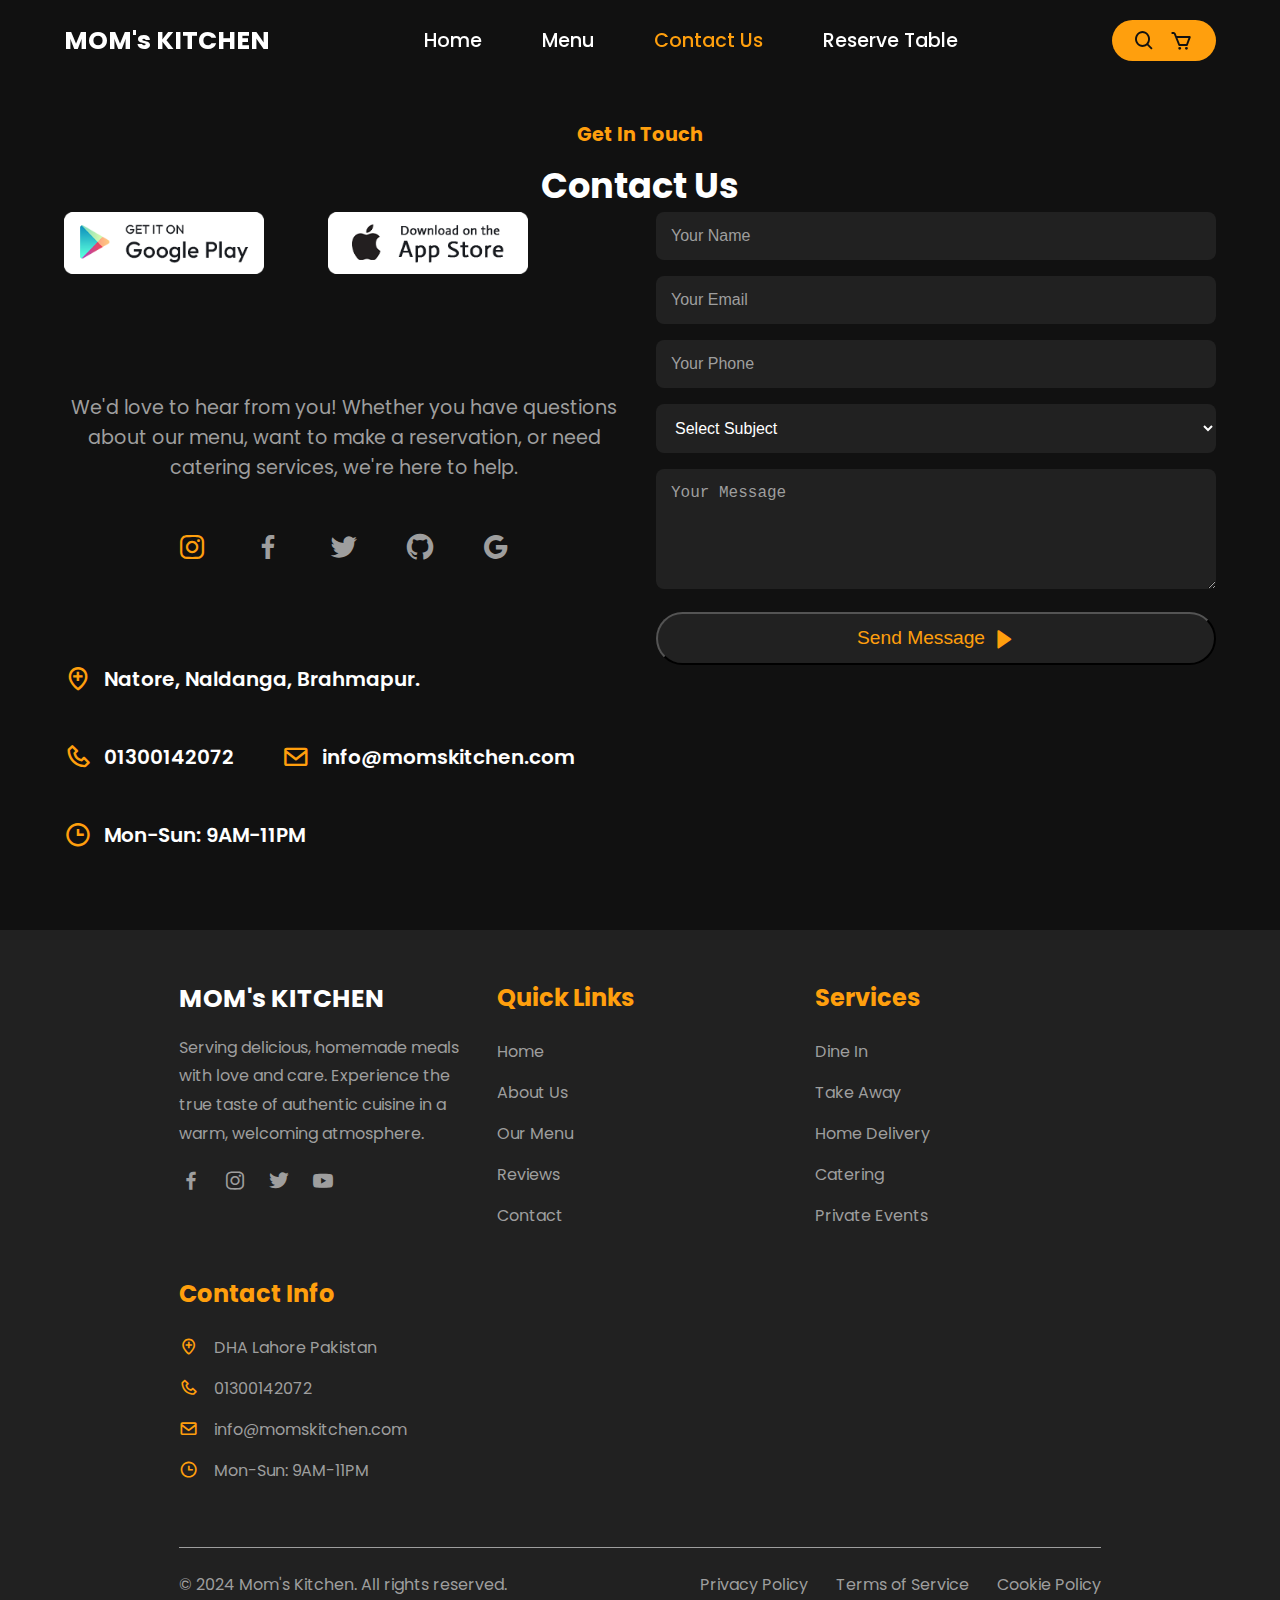
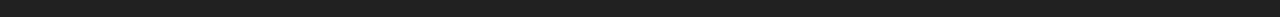
<file: contact.html>
<!DOCTYPE html>
<html lang="en">
<head>
    <meta charset="UTF-8">
    <meta name="viewport" content="width=device-width, initial-scale=1.0">
    <title>Contact Us - Mom's Kitchen</title>
    <link rel="stylesheet" href="style.css">
    <link rel="stylesheet" href="https://unpkg.com/boxicons@latest/css/boxicons.min.css">
    <script src="script.js" defer></script>
</head>
<body>
    <header class="header_area">
        <a href="index.html" class="logo">MOM's KITCHEN</a>
        <input type="checkbox" id="checkbox">
        <label for="checkbox" id="menu_checkbox"><i class='bx bx-menu'></i></label>
        <ul class="nav_links">
            <li><a href="index.html">Home</a></li>
            <li><a href="shop.html">Menu</a></li>
            <li><a href="contact.html" class="active">Contact Us</a></li>
            <li><a href="customer.html">Reserve Table</a></li>
        </ul>
        <div class="nav_icon">
            <i class='bx bx-search'></i>
            <i class='bx bx-cart'></i>
        </div>
    </header>

    <section class="contact" id="contact" style="padding-top: 120px;">
        <div class="contact_content">
            <div class="middle_text">
                <h4>Get In Touch</h4>
                <h2>Contact Us</h2>
            </div>

            <div class="contact_wrapper">
                <div class="contact_info">
                    <div class="contact_img">
                        <div class="img1">
                            <img src="img/f1.png" alt="F1 Photos">
                        </div>
                        <div class="img1">
                            <img src="img/f2.png" alt="F2 Photos">
                        </div>
                    </div>

                    <div class="contact_text">
                        <p>We'd love to hear from you! Whether you have questions about our menu, want to make a reservation, or need catering services, we're here to help.</p>
                        <div class="social">
                            <a href="#" class="clr"><i class='bx bxl-instagram'></i></a>
                            <a href="#"><i class='bx bxl-facebook'></i></a>
                            <a href="#"><i class='bx bxl-twitter'></i></a>
                            <a href="#"><i class='bx bxl-github'></i></a>
                            <a href="#"><i class='bx bxl-google'></i></a>
                        </div>
                    </div>

                    <div class="detels">
                        <div class="del">
                            <a href="#"><i class='bx bx-location-plus'></i>Natore, Naldanga, Brahmapur.</a>
                        </div>
                        <div class="del">
                            <a href="tel:01300142072"><i class='bx bx-phone'></i>01300142072</a>
                        </div>
                        <div class="del">
                            <a href="mailto:info@momskitchen.com"><i class='bx bx-envelope'></i>info@momskitchen.com</a>
                        </div>
                        <div class="del">
                            <a href="#"><i class='bx bx-time'></i>Mon-Sun: 9AM-11PM</a>
                        </div>
                    </div>
                </div>

                <div class="contact_form">
                    <form id="contactForm" onsubmit="handleContactSubmit(event)">
                        <div class="form_group">
                            <input type="text" name="name" placeholder="Your Name" required>
                        </div>
                        <div class="form_group">
                            <input type="email" name="email" placeholder="Your Email" required>
                        </div>
                        <div class="form_group">
                            <input type="tel" name="phone" placeholder="Your Phone">
                        </div>
                        <div class="form_group">
                            <select name="subject" required>
                                <option value="">Select Subject</option>
                                <option value="reservation">Table Reservation</option>
                                <option value="catering">Catering Services</option>
                                <option value="feedback">Feedback</option>
                                <option value="other">Other</option>
                            </select>
                        </div>
                        <div class="form_group">
                            <textarea name="message" placeholder="Your Message" rows="5" required></textarea>
                        </div>
                        <button type="submit" class="btn">Send Message<i class='bx bxs-right-arrow'></i></button>
                    </form>
                </div>
            </div>
        </div>
     </section>

     <footer class="footer">
        <div class="footer_content">
            <div class="footer_section">
                <div class="footer_logo">
                    <a href="index.html" class="logo">MOM's KITCHEN</a>
                    <p>Serving delicious, homemade meals with love and care. Experience the true taste of authentic cuisine in a warm, welcoming atmosphere.</p>
                    <div class="footer_social">
                        <a href="#"><i class='bx bxl-facebook'></i></a>
                        <a href="#"><i class='bx bxl-instagram'></i></a>
                        <a href="#"><i class='bx bxl-twitter'></i></a>
                        <a href="#"><i class='bx bxl-youtube'></i></a>
                    </div>
                </div>
            </div>

            <div class="footer_section">
                <h3>Quick Links</h3>
                <ul class="footer_links">
                    <li><a href="index.html#home">Home</a></li>
                    <li><a href="index.html#about">About Us</a></li>
                    <li><a href="shop.html">Our Menu</a></li>
                    <li><a href="index.html#customer">Reviews</a></li>
                    <li><a href="contact.html">Contact</a></li>
                </ul>
            </div>

            <div class="footer_section">
                <h3>Services</h3>
                <ul class="footer_links">
                    <li><a href="#">Dine In</a></li>
                    <li><a href="#">Take Away</a></li>
                    <li><a href="#">Home Delivery</a></li>
                    <li><a href="#">Catering</a></li>
                    <li><a href="#">Private Events</a></li>
                </ul>
            </div>

            <div class="footer_section">
                <h3>Contact Info</h3>
                <div class="footer_contact">
                    <div class="contact_item">
                        <i class='bx bx-location-plus'></i>
                        <span>DHA Lahore Pakistan</span>
                    </div>
                    <div class="contact_item">
                        <i class='bx bx-phone'></i>
                        <span>01300142072</span>
                    </div>
                    <div class="contact_item">
                        <i class='bx bx-envelope'></i>
                        <span>info@momskitchen.com</span>
                    </div>
                    <div class="contact_item">
                        <i class='bx bx-time'></i>
                        <span>Mon-Sun: 9AM-11PM</span>
                    </div>
                </div>
            </div>
        </div>

        <div class="footer_bottom">
            <div class="footer_bottom_content">
                <p>&copy; 2024 Mom's Kitchen. All rights reserved.</p>
                <div class="footer_bottom_links">
                    <a href="#">Privacy Policy</a>
                    <a href="#">Terms of Service</a>
                    <a href="#">Cookie Policy</a>
                </div>
            </div>
        </div>
     </footer>
</body>
</html>
</file>
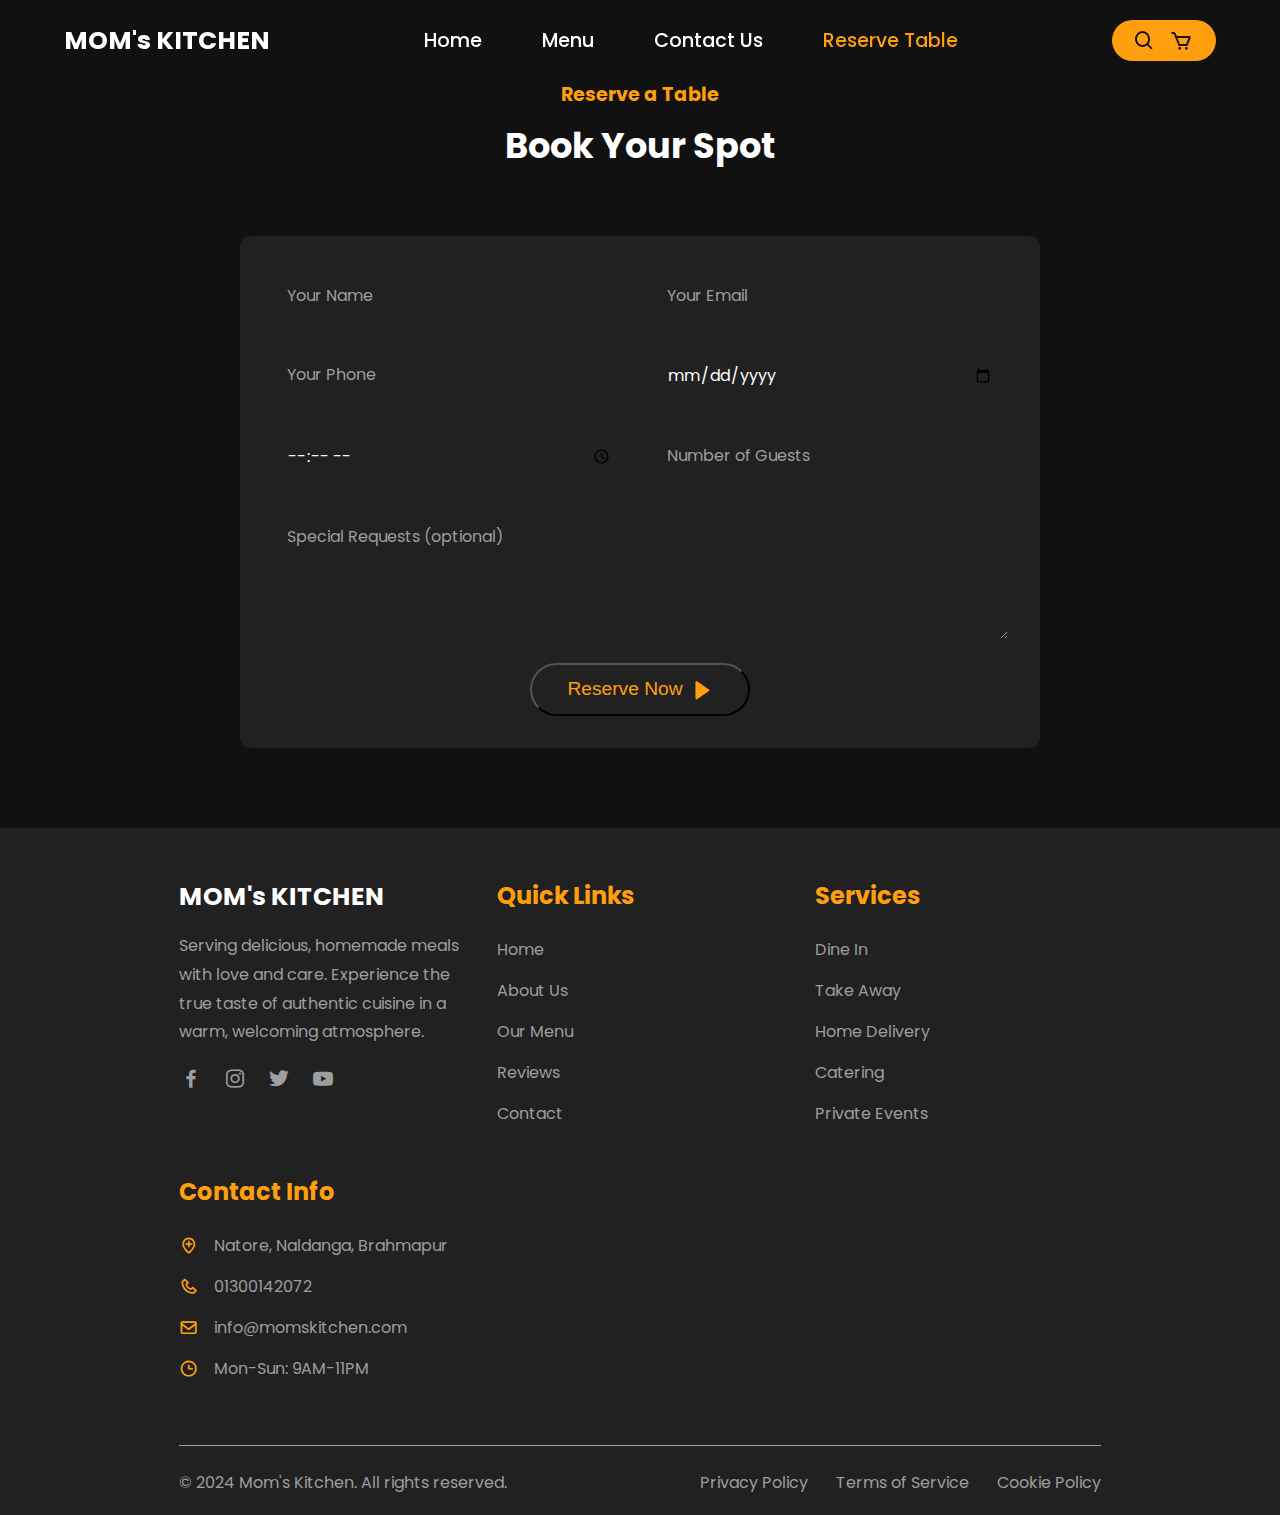
<file: customer.html>
<!DOCTYPE html>
<html lang="en">

<head>
    <meta charset="UTF-8">
    <meta name="viewport" content="width=device-width, initial-scale=1.0">
    <title>Reserve Table - Mom's Kitchen</title>
    <link rel="stylesheet" href="style.css">
    <link rel="stylesheet" href="https://unpkg.com/boxicons@latest/css/boxicons.min.css">
    <script src="script.js" defer></script>
</head>

<body>
    <!-- Navigation -->
    <header class="header_area">
        <a href="index.html" class="logo">MOM's KITCHEN</a>

        <input type="checkbox" id="checkbox">
        <label for="checkbox" id="menu_checkbox"><i class='bx bx-menu'></i></label>

        <ul class="nav_links">
            <li><a href="index.html">Home</a></li>
            <li><a href="shop.html">Menu</a></li>
            <li><a href="contact.html">Contact Us</a></li>
            <li><a href="customer.html" class="active">Reserve Table</a></li>
        </ul>

        <div class="nav_icon">
            <i class='bx bx-search'></i>
            <i class='bx bx-cart'></i>
        </div>
    </header>

    <!-- Reservation Section -->
    <section class="reservation" id="reservation">
        <div class="middle_text">
            <h4>Reserve a Table</h4>
            <h2>Book Your Spot</h2>
        </div>

        <div class="reservation_form_container">
            <form id="reservationForm" onsubmit="handleReservationSubmit(event)">
                <div class="form_group">
                    <input type="text" name="name" placeholder="Your Name" required>
                </div>
                <div class="form_group">
                    <input type="email" name="email" placeholder="Your Email" required>
                </div>
                <div class="form_group">
                    <input type="tel" name="phone" placeholder="Your Phone" required>
                </div>
                <div class="form_group">
                    <input type="date" name="date" required>
                </div>
                <div class="form_group">
                    <input type="time" name="time" required>
                </div>
                <div class="form_group">
                    <input type="number" name="guests" placeholder="Number of Guests" min="1" required>
                </div>
                <div class="form_group full_width">
                    <textarea name="requests" placeholder="Special Requests (optional)" rows="4"></textarea>
                </div>
                <button type="submit" class="btn">Reserve Now<i class='bx bxs-right-arrow'></i></button>
            </form>
        </div>
    </section>

    <!-- Footer Section -->
    <footer class="footer">
        <div class="footer_content">
            <div class="footer_section">
                <div class="footer_logo">
                    <a href="#" class="logo">MOM's KITCHEN</a>
                    <p>Serving delicious, homemade meals with love and care. Experience the true taste of authentic cuisine in a warm, welcoming atmosphere.</p>
                    <div class="footer_social">
                        <a href="#"><i class='bx bxl-facebook'></i></a>
                        <a href="#"><i class='bx bxl-instagram'></i></a>
                        <a href="#"><i class='bx bxl-twitter'></i></a>
                        <a href="#"><i class='bx bxl-youtube'></i></a>
                    </div>
                </div>
            </div>

            <div class="footer_section">
                <h3>Quick Links</h3>
                <ul class="footer_links">
                    <li><a href="index.html#home">Home</a></li>
                    <li><a href="index.html#about">About Us</a></li>
                    <li><a href="shop.html">Our Menu</a></li>
                    <li><a href="index.html#customer">Reviews</a></li>
                    <li><a href="contact.html">Contact</a></li>
                </ul>
            </div>

            <div class="footer_section">
                <h3>Services</h3>
                <ul class="footer_links">
                    <li><a href="#">Dine In</a></li>
                    <li><a href="#">Take Away</a></li>
                    <li><a href="#">Home Delivery</a></li>
                    <li><a href="#">Catering</a></li>
                    <li><a href="#">Private Events</a></li>
                </ul>
            </div>

            <div class="footer_section">
                <h3>Contact Info</h3>
                <div class="footer_contact">
                    <div class="contact_item">
                        <i class='bx bx-location-plus'></i>
                        <span>Natore, Naldanga, Brahmapur</span>
                    </div>
                    <div class="contact_item">
                        <i class='bx bx-phone'></i>
                        <span>01300142072</span>
                    </div>
                    <div class="contact_item">
                        <i class='bx bx-envelope'></i>
                        <span>info@momskitchen.com</span>
                    </div>
                    <div class="contact_item">
                        <i class='bx bx-time'></i>
                        <span>Mon-Sun: 9AM-11PM</span>
                    </div>
                </div>
            </div>
        </div>

        <div class="footer_bottom">
            <div class="footer_bottom_content">
                <p>&copy; 2024 Mom's Kitchen. All rights reserved.</p>
                <div class="footer_bottom_links">
                    <a href="#">Privacy Policy</a>
                    <a href="#">Terms of Service</a>
                    <a href="#">Cookie Policy</a>
                </div>
            </div>
        </div>
    </footer>

    <script>
        function handleReservationSubmit(event) {
            event.preventDefault();
            alert('Thank you! Your reservation has been submitted.');
            document.getElementById('reservationForm').reset();
        }
    </script>
</body>

</html>
</file>
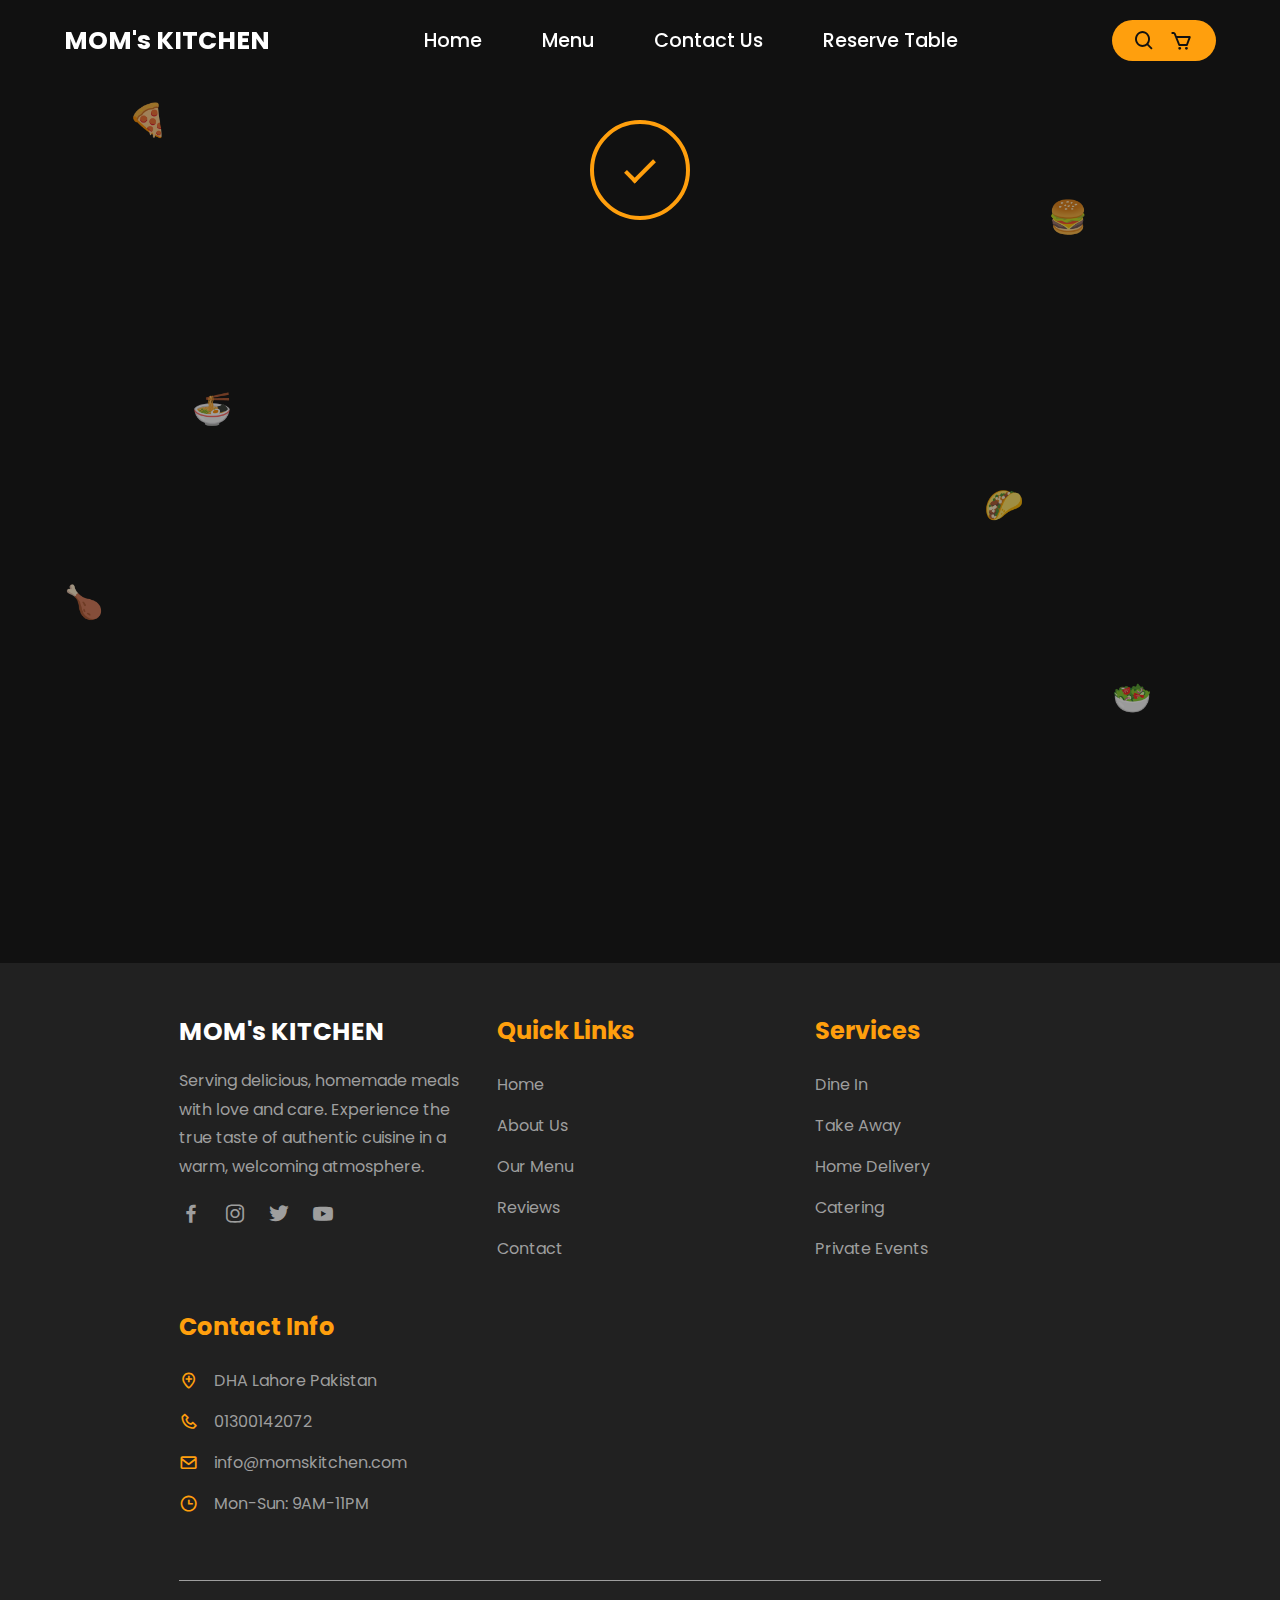
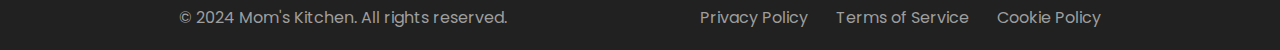
<file: order-confirmed.html>
<!DOCTYPE html>
<html lang="en">

<head>
    <meta charset="UTF-8">
    <meta name="viewport" content="width=device-width, initial-scale=1.0">
    <title>Order Confirmed - Mom's Kitchen</title>
    <link rel="stylesheet" href="style.css">
    <link rel="stylesheet" href="order-confirmed.css">
    <!-- Boxicon Link Here -->
    <link rel="stylesheet" href="https://unpkg.com/boxicons@latest/css/boxicons.min.css">
</head>

<body>
    <!-- Navigation -->
    <header class="header_area">
        <a href="#" class="logo">MOM's KITCHEN</a>

        <input type="checkbox" id="checkbox">
        <label for="checkbox" id="menu_checkbox"><i class='bx bx-menu'></i></label>

        <ul class="nav_links">
            <li><a href="index.html">Home</a></li>
            <li><a href="shop.html">Menu</a></li>
            <li><a href="contact.html">Contact Us</a></li>
            <li><a href="customer.html">Reserve Table</a></li>
        </ul>

        <div class="nav_icon">
            <i class='bx bx-search'></i>
            <i class='bx bx-cart'></i>
        </div>
    </header>

    <!-- Order Confirmation Section -->
    <section class="order-confirmation" id="order-confirmation">
        <div class="confirmation-container">
            <!-- Success Animation -->
            <div class="success-animation">
                <div class="checkmark-circle">
                    <div class="checkmark"></div>
                </div>
            </div>

            <!-- Thank You Message -->
            <div class="thank-you-content">
                <h1 class="fade-in-up">Thank You!</h1>
                <h2 class="fade-in-up delay-1">Your Order Has Been Confirmed</h2>
                <p class="fade-in-up delay-2">We're preparing your delicious meal with love and care.</p>
                
                <!-- Order Details -->
                <div class="order-details fade-in-up delay-3">
                    <h3>Order Details</h3>
                    <div class="order-info">
                        <div class="info-item">
                            <i class='bx bx-receipt'></i>
                            <span>Order #12345</span>
                        </div>
                        <div class="info-item">
                            <i class='bx bx-time'></i>
                            <span>Estimated Delivery: 25-30 minutes</span>
                        </div>
                        <div class="info-item">
                            <i class='bx bx-phone'></i>
                            <span>We'll call you at: +92 300 1234567</span>
                        </div>
                    </div>
                </div>
            </div>

            <!-- Delivery Boy Animation -->
            <div class="delivery-animation fade-in-up delay-4">
                <p class="delivery-text">Your order is on its way!</p>
            </div>

            <!-- Action Buttons -->
            <div class="action-buttons fade-in-up delay-5">
                <a href="shop.html" class="btn">Order Again<i class='bx bxs-right-arrow'></i></a>
                <a href="index.html" class="btn-secondary">Back to Home<i class='bx bx-home'></i></a>
            </div>
        </div>

        <!-- Floating Food Icons -->
        <div class="floating-icons">
            <div class="floating-icon icon-1">🍕</div>
            <div class="floating-icon icon-2">🍔</div>
            <div class="floating-icon icon-3">🍗</div>
            <div class="floating-icon icon-4">🥗</div>
            <div class="floating-icon icon-5">🍜</div>
            <div class="floating-icon icon-6">🌮</div>
        </div>
    </section>

    <!-- Footer Section -->
    <footer class="footer">
        <div class="footer_content">
            <div class="footer_section">
                <div class="footer_logo">
                    <a href="#" class="logo">MOM's KITCHEN</a>
                    <p>Serving delicious, homemade meals with love and care. Experience the true taste of authentic
                        cuisine in a warm, welcoming atmosphere.</p>
                    <div class="footer_social">
                        <a href="#"><i class='bx bxl-facebook'></i></a>
                        <a href="#"><i class='bx bxl-instagram'></i></a>
                        <a href="#"><i class='bx bxl-twitter'></i></a>
                        <a href="#"><i class='bx bxl-youtube'></i></a>
                    </div>
                </div>
            </div>

            <div class="footer_section">
                <h3>Quick Links</h3>
                <ul class="footer_links">
                    <li><a href="index.html">Home</a></li>
                    <li><a href="#about">About Us</a></li>
                    <li><a href="shop.html">Our Menu</a></li>
                    <li><a href="#customer">Reviews</a></li>
                    <li><a href="contact.html">Contact</a></li>
                </ul>
            </div>

            <div class="footer_section">
                <h3>Services</h3>
                <ul class="footer_links">
                    <li><a href="#">Dine In</a></li>
                    <li><a href="#">Take Away</a></li>
                    <li><a href="#">Home Delivery</a></li>
                    <li><a href="#">Catering</a></li>
                    <li><a href="#">Private Events</a></li>
                </ul>
            </div>

            <div class="footer_section">
                <h3>Contact Info</h3>
                <div class="footer_contact">
                    <div class="contact_item">
                        <i class='bx bx-location-plus'></i>
                        <span>DHA Lahore Pakistan</span>
                    </div>
                    <div class="contact_item">
                        <i class='bx bx-phone'></i>
                        <span>01300142072</span>
                    </div>
                    <div class="contact_item">
                        <i class='bx bx-envelope'></i>
                        <span>info@momskitchen.com</span>
                    </div>
                    <div class="contact_item">
                        <i class='bx bx-time'></i>
                        <span>Mon-Sun: 9AM-11PM</span>
                    </div>
                </div>
            </div>
        </div>

        <div class="footer_bottom">
            <div class="footer_bottom_content">
                <p>&copy; 2024 Mom's Kitchen. All rights reserved.</p>
                <div class="footer_bottom_links">
                    <a href="#">Privacy Policy</a>
                    <a href="#">Terms of Service</a>
                    <a href="#">Cookie Policy</a>
                </div>
            </div>
        </div>
    </footer>
</body>

</html>
</file>
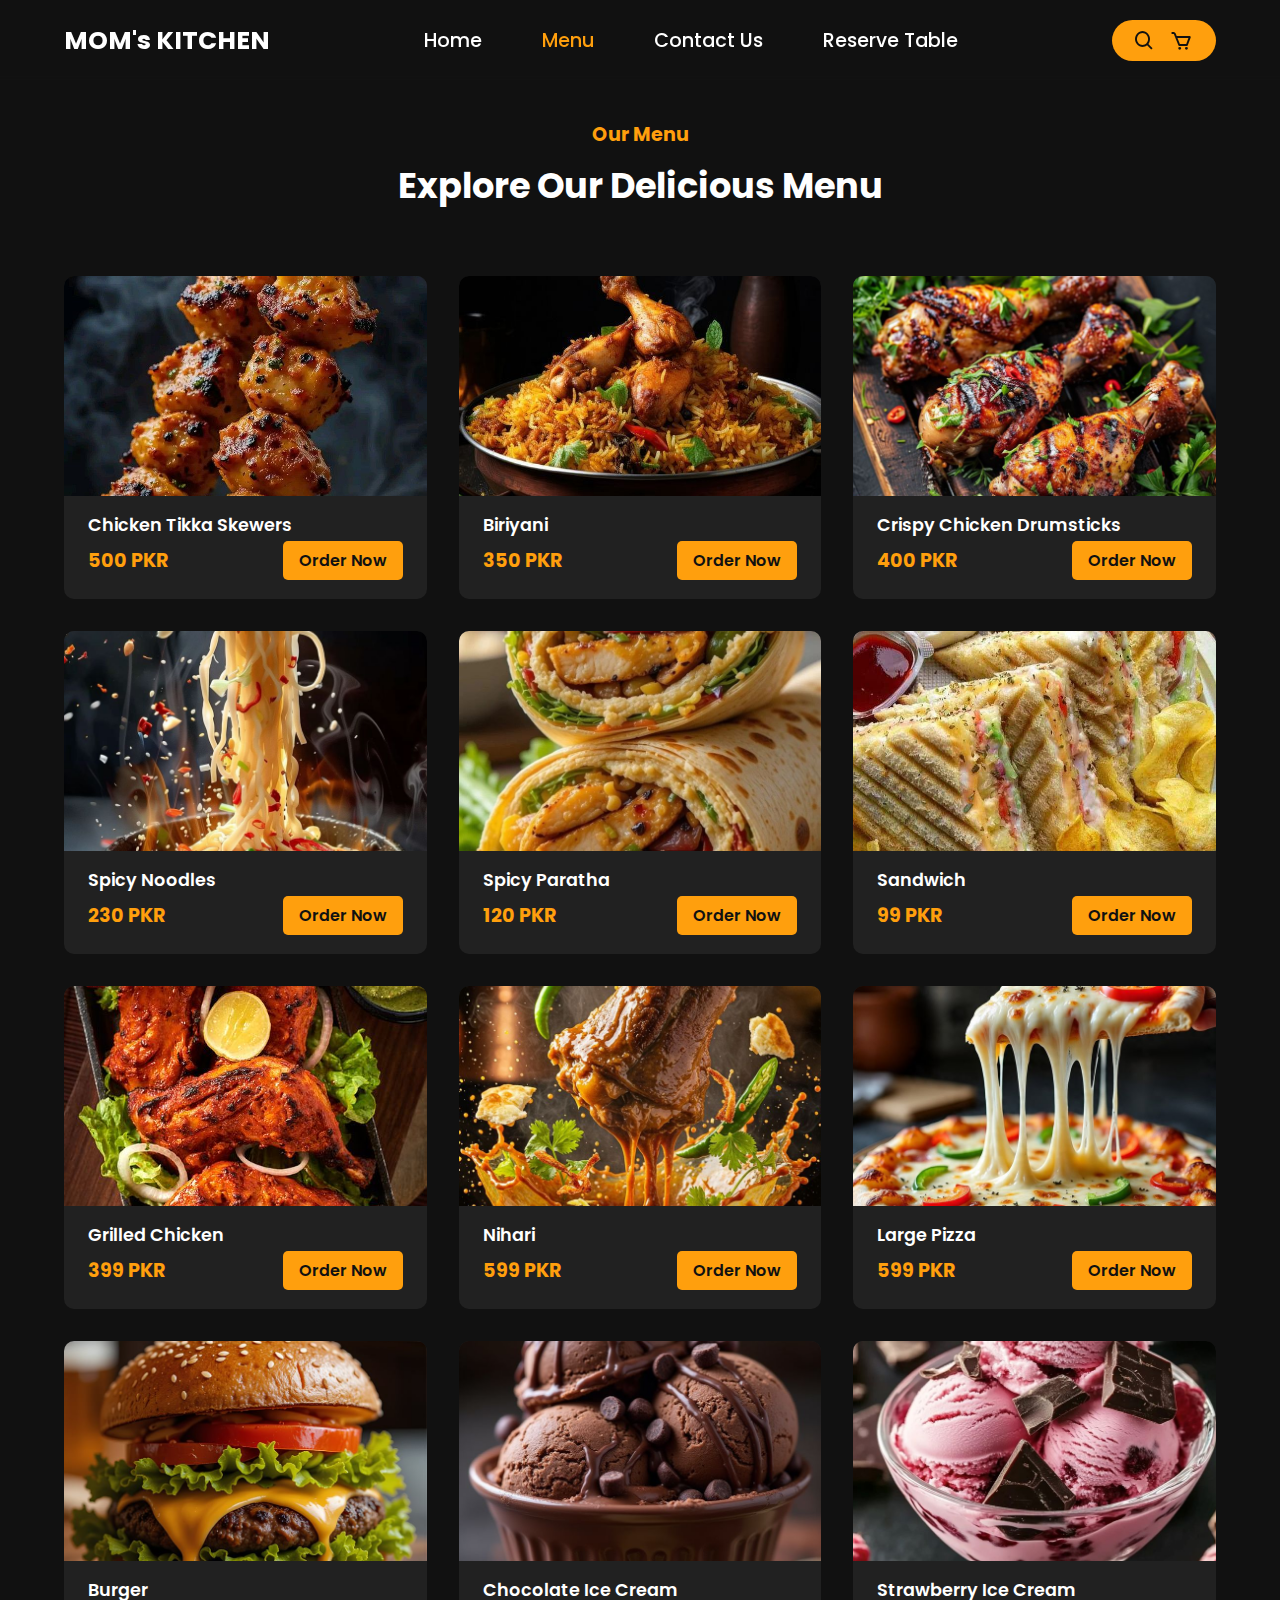
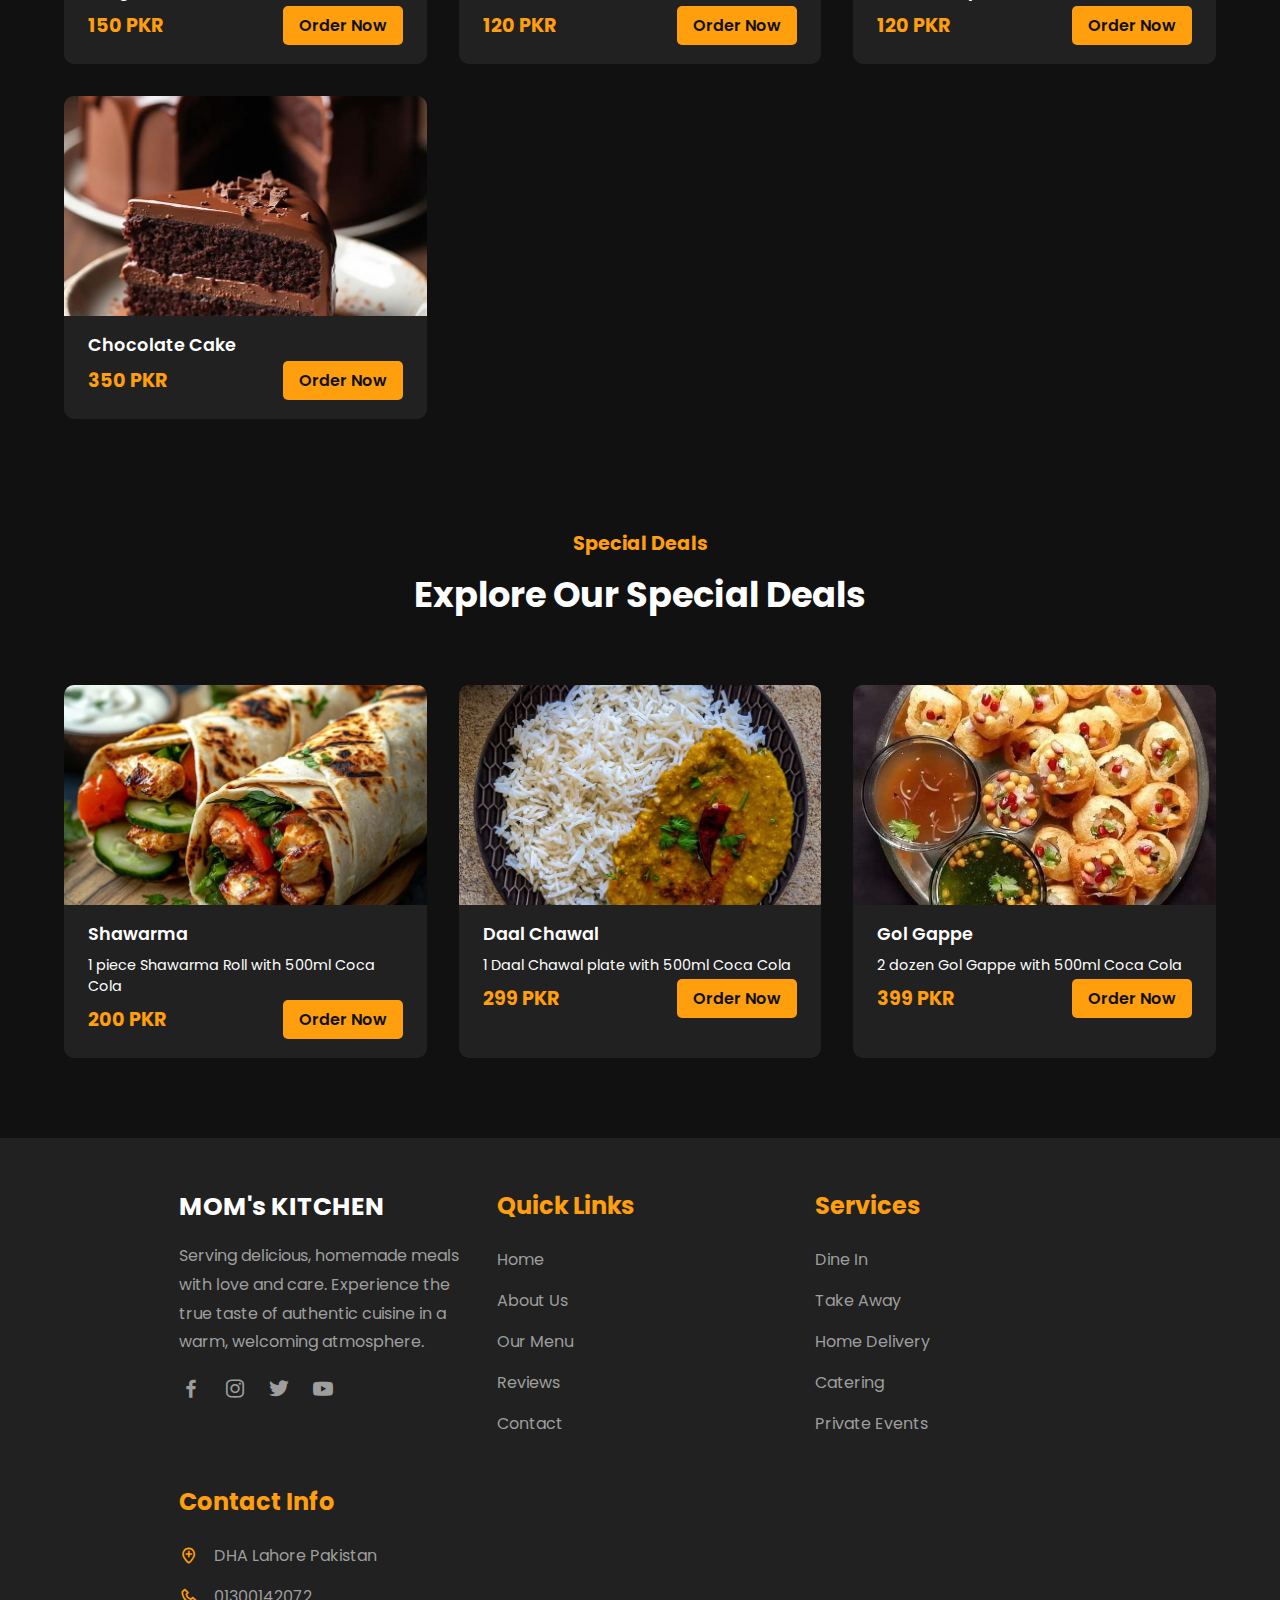
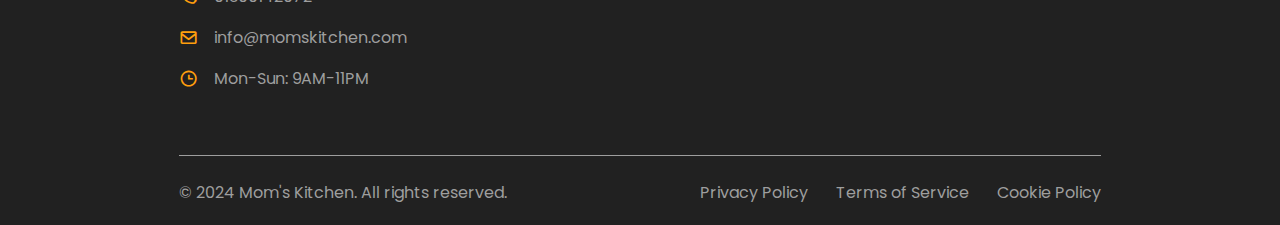
<file: shop.html>
<!DOCTYPE html>
<html lang="en">
<head>
    <meta charset="UTF-8">
    <meta name="viewport" content="width=device-width, initial-scale=1.0">
    <title>Our Shop - Mom's Kitchen</title>
    <link rel="stylesheet" href="style.css">
    <link rel="stylesheet" href="https://unpkg.com/boxicons@latest/css/boxicons.min.css">
    <script src="products.js" defer></script>
    <script src="script.js" defer></script>
</head>
<body>
    <header class="header_area">
        <a href="index.html" class="logo">MOM's KITCHEN</a>
        <input type="checkbox" id="checkbox">
        <label for="checkbox" id="menu_checkbox"><i class='bx bx-menu'></i></label>
        <ul class="nav_links">
            <li><a href="index.html">Home</a></li>
            <li><a href="shop.html" class="active">Menu</a></li>
            <li><a href="contact.html">Contact Us</a></li>
            <li><a href="customer.html">Reserve Table</a></li>
        </ul>
        <div class="nav_icon">
            <i class='bx bx-search'></i>
            <i class='bx bx-cart'></i>
        </div>
    </header>

    <section class="shop" id="shop" style="padding-top: 120px;">
        <div class="middle_text">
            <h4>Our Menu</h4>
            <h2>Explore Our Delicious Menu</h2>
        </div>
        <div class="shop_content" id="shop_content">
            <!-- Product cards will be inserted here by JavaScript -->
        </div>
    </section>

    <section class="shop" id="deal" style="padding-top: 30px;">
        <div class="middle_text">
            <h4>Special Deals</h4>
            <h2>Explore Our Special Deals</h2>
        </div>
        <div class="shop_content" id="deal_content">
            <!-- Product cards will be inserted here by JavaScript -->
        </div>
    </section>

    <footer class="footer">
        <div class="footer_content">
            <div class="footer_section">
                <div class="footer_logo">
                    <a href="index.html" class="logo">MOM's KITCHEN</a>
                    <p>Serving delicious, homemade meals with love and care. Experience the true taste of authentic cuisine in a warm, welcoming atmosphere.</p>
                    <div class="footer_social">
                        <a href="#"><i class='bx bxl-facebook'></i></a>
                        <a href="#"><i class='bx bxl-instagram'></i></a>
                        <a href="#"><i class='bx bxl-twitter'></i></a>
                        <a href="#"><i class='bx bxl-youtube'></i></a>
                    </div>
                </div>
            </div>
            <div class="footer_section">
                <h3>Quick Links</h3>
                <ul class="footer_links">
                    <li><a href="index.html">Home</a></li>
                    <li><a href="about.html">About Us</a></li>
                    <li><a href="shop.html">Our Menu</a></li>
                    <li><a href="customer.html">Reviews</a></li>
                    <li><a href="contact.html">Contact</a></li>
                </ul>
            </div>
            <div class="footer_section">
                <h3>Services</h3>
                <ul class="footer_links">
                    <li><a href="#">Dine In</a></li>
                    <li><a href="#">Take Away</a></li>
                    <li><a href="#">Home Delivery</a></li>
                    <li><a href="#">Catering</a></li>
                    <li><a href="#">Private Events</a></li>
                </ul>
            </div>
            <div class="footer_section">
                <h3>Contact Info</h3>
                <div class="footer_contact">
                    <div class="contact_item">
                        <i class='bx bx-location-plus'></i>
                        <span>DHA Lahore Pakistan</span>
                    </div>
                    <div class="contact_item">
                        <i class='bx bx-phone'></i>
                        <span>01300142072</span>
                    </div>
                    <div class="contact_item">
                        <i class='bx bx-envelope'></i>
                        <span>info@momskitchen.com</span>
                    </div>
                    <div class="contact_item">
                        <i class='bx bx-time'></i>
                        <span>Mon-Sun: 9AM-11PM</span>
                    </div>
                </div>
            </div>
        </div>
        <div class="footer_bottom">
            <div class="footer_bottom_content">
                <p>&copy; 2024 Mom's Kitchen. All rights reserved.</p>
                <div class="footer_bottom_links">
                    <a href="#">Privacy Policy</a>
                    <a href="#">Terms of Service</a>
                    <a href="#">Cookie Policy</a>
                </div>
            </div>
        </div>
     </footer>
</body>
</html>
</file>
<file: order-confirmed.css>
/* Order Confirmation Page Styles */

/* Main Section */
.order-confirmation {
    min-height: 100vh;
    display: flex;
    align-items: center;
    justify-content: center;
    padding: 120px 14% 60px;
    position: relative;
    overflow: hidden;
}

.confirmation-container {
    max-width: 800px;
    text-align: center;
    position: relative;
    z-index: 2;
}

/* Success Animation */
.success-animation {
    margin-bottom: 2rem;
}

.checkmark-circle {
    width: 100px;
    height: 100px;
    border-radius: 50%;
    border: 4px solid var(--main-color);
    margin: 0 auto 2rem;
    position: relative;
    animation: scaleIn 0.8s ease-out;
}

.checkmark {
    width: 30px;
    height: 15px;
    border-left: 4px solid var(--main-color);
    border-bottom: 4px solid var(--main-color);
    transform: rotate(-45deg);
    position: absolute;
    top: 50%;
    left: 50%;
    margin-top: -10px;
    margin-left: -15px;
    animation: checkmarkDraw 0.6s ease-out 0.3s both;
}

@keyframes scaleIn {
    0% {
        transform: scale(0);
        opacity: 0;
    }
    50% {
        transform: scale(1.1);
    }
    100% {
        transform: scale(1);
        opacity: 1;
    }
}

@keyframes checkmarkDraw {
    0% {
        width: 0;
        height: 0;
        opacity: 0;
    }
    50% {
        width: 30px;
        height: 0;
        opacity: 1;
    }
    100% {
        width: 30px;
        height: 15px;
        opacity: 1;
    }
}

/* Thank You Content */
.thank-you-content h1 {
    font-size: 3.5rem;
    color: var(--main-color);
    margin-bottom: 1rem;
    font-weight: 800;
}

.thank-you-content h2 {
    font-size: 2rem;
    color: var(--text-color);
    margin-bottom: 1rem;
    font-weight: 600;
}

.thank-you-content p {
    font-size: 1.2rem;
    color: var(--second-color);
    margin-bottom: 2rem;
    line-height: 1.6;
}

/* Order Details */
.order-details {
    background: var(--other-color);
    padding: 2rem;
    border-radius: 15px;
    margin: 2rem 0;
    border: 2px solid var(--main-color);
}

.order-details h3 {
    color: var(--main-color);
    font-size: 1.5rem;
    margin-bottom: 1.5rem;
}

.order-info {
    display: flex;
    flex-direction: column;
    gap: 1rem;
}

.info-item {
    display: flex;
    align-items: center;
    justify-content: center;
    gap: 10px;
    color: var(--text-color);
    font-size: 1.1rem;
}

.info-item i {
    color: var(--main-color);
    font-size: 1.3rem;
}

/* Delivery Animation */
.delivery-animation {
    margin: 3rem 0;
    position: relative;
}

.delivery-scene {
    width: 100%;
    height: 200px;
    position: relative;
    overflow: hidden;
    background: linear-gradient(to bottom, #1a1a1a 0%, #2a2a2a 100%);
    border-radius: 15px;
    margin-bottom: 1rem;
}

.road {
    position: absolute;
    bottom: 0;
    width: 100%;
    height: 20px;
    background: #333;
    border-top: 3px dashed var(--main-color);
}

.delivery-boy {
    position: absolute;
    bottom: 20px;
    left: -100px;
    animation: deliveryRide 8s linear infinite;
}

.bike {
    position: relative;
    width: 80px;
    height: 40px;
}

.bike-body {
    position: absolute;
    bottom: 15px;
    left: 10px;
    width: 60px;
    height: 8px;
    background: var(--main-color);
    border-radius: 4px;
}

.wheel {
    position: absolute;
    bottom: 0;
    width: 25px;
    height: 25px;
    border: 3px solid var(--text-color);
    border-radius: 50%;
    animation: wheelSpin 0.5s linear infinite;
}

.wheel-front {
    right: 0;
}

.wheel-back {
    left: 0;
}

.rider {
    position: absolute;
    bottom: 25px;
    left: 25px;
}

.head {
    width: 15px;
    height: 15px;
    background: #ffdbaa;
    border-radius: 50%;
    margin-bottom: 2px;
}

.body {
    width: 12px;
    height: 20px;
    background: var(--main-color);
    border-radius: 6px;
    margin-left: 1.5px;
}

.arms {
    position: absolute;
    top: 5px;
    left: -8px;
    width: 28px;
    height: 3px;
    background: #ffdbaa;
    border-radius: 2px;
}

.delivery-bag {
    position: absolute;
    bottom: 30px;
    right: -15px;
    width: 20px;
    height: 15px;
    background: var(--other-color);
    border-radius: 3px;
    display: flex;
    align-items: center;
    justify-content: center;
}

.delivery-bag i {
    color: var(--main-color);
    font-size: 12px;
}

.buildings {
    position: absolute;
    bottom: 20px;
    right: 0;
    display: flex;
    gap: 10px;
}

.building {
    background: var(--other-color);
    border-radius: 2px 2px 0 0;
}

.building-1 {
    width: 30px;
    height: 60px;
}

.building-2 {
    width: 25px;
    height: 80px;
}

.building-3 {
    width: 35px;
    height: 50px;
}

@keyframes deliveryRide {
    0% {
        left: -100px;
    }
    100% {
        left: calc(100% + 50px);
    }
}

@keyframes wheelSpin {
    0% {
        transform: rotate(0deg);
    }
    100% {
        transform: rotate(360deg);
    }
}

.delivery-text {
    color: var(--main-color);
    font-size: 1.3rem;
    font-weight: 600;
    animation: pulse 2s ease-in-out infinite;
}

@keyframes pulse {
    0%, 100% {
        opacity: 1;
        transform: scale(1);
    }
    50% {
        opacity: 0.8;
        transform: scale(1.05);
    }
}

/* Action Buttons */
.action-buttons {
    display: flex;
    gap: 2rem;
    justify-content: center;
    flex-wrap: wrap;
    margin-top: 2rem;
}

.btn-secondary {
    display: inline-block;
    padding: 13px 35px;
    background: transparent;
    color: var(--main-color);
    font-size: var(--p-font);
    font-weight: 500;
    border: 2px solid var(--main-color);
    border-radius: 3rem;
    transition: all .50s ease;
}

.btn-secondary:hover {
    background: var(--main-color);
    color: var(--bg-color);
}

.btn-secondary i {
    font-size: 22px;
    vertical-align: middle;
    margin-left: 8px;
}

/* Floating Food Icons */
.floating-icons {
    position: absolute;
    top: 0;
    left: 0;
    width: 100%;
    height: 100%;
    pointer-events: none;
    z-index: 1;
}

.floating-icon {
    position: absolute;
    font-size: 2rem;
    opacity: 0.6;
    animation: float 6s ease-in-out infinite;
}

.icon-1 {
    top: 10%;
    left: 10%;
    animation-delay: 0s;
}

.icon-2 {
    top: 20%;
    right: 15%;
    animation-delay: 1s;
}

.icon-3 {
    top: 60%;
    left: 5%;
    animation-delay: 2s;
}

.icon-4 {
    top: 70%;
    right: 10%;
    animation-delay: 3s;
}

.icon-5 {
    top: 40%;
    left: 15%;
    animation-delay: 4s;
}

.icon-6 {
    top: 50%;
    right: 20%;
    animation-delay: 5s;
}

@keyframes float {
    0%, 100% {
        transform: translateY(0px) rotate(0deg);
    }
    25% {
        transform: translateY(-20px) rotate(5deg);
    }
    50% {
        transform: translateY(-10px) rotate(-5deg);
    }
    75% {
        transform: translateY(-15px) rotate(3deg);
    }
}

/* Fade In Animations */
.fade-in-up {
    opacity: 0;
    transform: translateY(30px);
    animation: fadeInUp 0.8s ease-out forwards;
}

.delay-1 {
    animation-delay: 0.2s;
}

.delay-2 {
    animation-delay: 0.4s;
}

.delay-3 {
    animation-delay: 0.6s;
}

.delay-4 {
    animation-delay: 0.8s;
}

.delay-5 {
    animation-delay: 1s;
}

@keyframes fadeInUp {
    to {
        opacity: 1;
        transform: translateY(0);
    }
}

/* Responsive Design */
@media (max-width: 768px) {
    .order-confirmation {
        padding: 100px 5% 40px;
    }
    
    .thank-you-content h1 {
        font-size: 2.5rem;
    }
    
    .thank-you-content h2 {
        font-size: 1.5rem;
    }
    
    .action-buttons {
        flex-direction: column;
        align-items: center;
        gap: 1rem;
    }
    
    .delivery-scene {
        height: 150px;
    }
    
    .order-details {
        padding: 1.5rem;
    }
    
    .info-item {
        font-size: 1rem;
    }
    
    .floating-icon {
        font-size: 1.5rem;
    }
}

@media (max-width: 576px) {
    .thank-you-content h1 {
        font-size: 2rem;
    }
    
    .thank-you-content h2 {
        font-size: 1.3rem;
    }
    
    .delivery-scene {
        height: 120px;
    }
    
    .delivery-boy {
        transform: scale(0.8);
    }
    
    .buildings {
        transform: scale(0.8);
    }
}
</file>
<file: style.css>
/* Google Font Link */
@import url('https://fonts.googleapis.com/css2?family=Poppins:wght@300;400;500;600;700;800;900&display=swap');

/* General Reset */
* {
    margin: 0;
    padding: 0;
    box-sizing: border-box;
    list-style: none;
    text-decoration: none;
    scroll-behavior: smooth;
}

/* CSS Variables */
:root {
    --main-color: #ff9f0d;
    --text-color: #fff;
    --other-color: #212121;
    --second-color: #9e9e9e;
    --bg-color: #111111;

    --big-font: 4.5rem;
    --h2-font: 2.6rem;
    --p-font: 1.2rem;
}

body {
    color: var(--text-color);
    background-color: var(--bg-color);
    font-family: "Poppins", sans-serif;
}

/* Header */
.header_area {
    position: fixed;
    top: 0;
    right: 0;
    width: 100%;
    z-index: 1000;
    display: flex;
    align-items: center;
    justify-content: space-between;
    padding: 30px 14%;
    backdrop-filter: blur(2px);
    transition: all .50s ease;
}

.logo {
    display: flex;
    align-items: center;
    color: var(--text-color);
    font-size: 25px;
    font-weight: 700;
}

.logo i {
    vertical-align: middle;
    color: var(--main-color);
    margin-right: 8px;
}

#checkbox {
    display: none;
}

#menu_checkbox {
    color: var(--text-color);
    font-size: 30px;
    cursor: pointer;
    z-index: 10001;
    display: none;
}

.nav_links {
    display: flex;
}

.nav_links a {
    color: var(--text-color);
    font-size: var(--p-font);
    font-weight: 500;
    margin: 0 30px;
    transition: all .50s ease;
}

.nav_links a:hover {
    color: var(--main-color);
}

.nav_links a.active {
    color: var(--main-color);
}


.nav_icon {
    display: flex;
    align-items: center;
    background: var(--main-color);
    padding: 9px 15px;
    border-radius: 3rem;
}

.nav_icon i {
    color: var(--bg-color);
    margin-right: 8px;
    margin-left: 6px;
    vertical-align: middle;
    font-size: 23px;
    cursor: pointer;
    transition: all .50s ease;
}

.nav_icon i:hover {
    color: var(--text-color);
    transform: scale(1.1);
}

/* _____Home______ */
section {
    padding: 70px 14% 60px;
}

.home {
    position: relative;
    width: 100%;
    height: 100vh;
    display: grid;
    grid-template-columns: repeat(2, 1fr);
    align-items: center;
    gap: 2rem;
    transition: all .50s ease;
}

.home_text h1 {
    font-size: var(--big-font);
    font-weight: 700;
    margin-bottom: 30px;
}

.home_text span {
    color: var(--main-color);
}

.btn {
    display: inline-block;
    padding: 13px 35px;
    background: var(--other-color);
    color: var(--main-color);
    font-size: var(--p-font);
    font-weight: 500;
    border-radius: 3rem;
    transition: all .50s ease;
}

.btn:hover {
    color: var(--bg-color);
    background: var(--main-color);
}

.btn i {
    font-size: 22px;
    vertical-align: middle;
    margin-left: 8px;
}

.btn2 {
    display: inline-block;
    color: var(--main-color);
    margin-left: 30px;
    font-size: var(--p-font);
    font-weight: 500;
    border-bottom: 2px solid var(--main-color);
    transition: all .50s ease;
}

.btn2:hover {
    transform: scale(1.1) translateX(12px);
}

.home_img img {
    width: 100%;
    height: auto;
}

/* ======Container Section========= */
.container {
    padding: 30px 14% 70px;
    display: grid;
    grid-template-columns: repeat(3, 1fr);
    text-align: center;
    gap: 2rem
}

.container_box {
    padding: 43px;
    background: var(--other-color);
    border-radius: 3rem;
}

.container_box img {
    width: 100%;
    max-width: 50px;
    height: auto;
    transition: all 0.7s ease;
}

.container_box img:hover {
    transform: rotate(360deg) scale(1.2);
}

.container_box h3 {
    font-size: 21px;
    font-weight: 700;
    margin: 16px 0;
}

.container_box a {
    color: var(--second-color);
    font-size: var(--p-font);
    letter-spacing: 1px;
    transition: all .50s ease;
}

.container_box a:hover {
    color: var(--main-color);
}

.deal-container {
    display: grid;
    grid-template-columns: 1fr;
    gap: 30px;
    margin-top: 20px;
}

.deal-item {
    display: grid;
    grid-template-columns: 30% 70%;
    background-color: var(--other-color);
    border-radius: 12px;
    overflow: hidden;
    align-items: center;
}

.deal-img-container img {
    width: 100%;
    height: 100%;
    object-fit: cover;
}

.deal-text-container {
    padding: 30px;
}

.deal-text-container h3 {
    font-size: 1.5rem;
    margin-bottom: 10px;
}

.deal-text-container p {
    color: var(--second-color);
    margin-bottom: 15px;
}

.deal-text-container .price h6 {
    color: var(--main-color);
    font-size: 1.2rem;
    font-weight: 700;
}

.deal-card {
    background-color: #212121;
    padding: 20px;
    border-radius: 12px;
    /* box-shadow: 0 4px 6px rgba(252, 251, 251, 0.795); */
    text-align: center;
    font-size: 1.2em;
}


/* ======About Section======== */
.about {
    display: grid;
    grid-template-columns: repeat(2, 1fr);
    align-items: center;
    gap: 4rem;
}

.about_img img {
    width: 100%;
    height: auto;
}

.about_text h2 {
    font-size: var(--h2-font);
    line-height: 1.3;
    margin-bottom: 2rem;
}

.about_text p {
    color: var(--second-color);
    line-height: 30px;
    margin-bottom: 2rem;
}

/* =====OurShop_Section====== */
.middle_text {
    text-align: center;
}

.middle_text h4 {
    color: var(--main-color);
    font-size: var(--p-font);
    font-weight: 700;
    margin-bottom: 10px;
}

.middle_text h2 {
    font-size: var(--h2-font);
}

.shop_content {
    display: grid;
    grid-template-columns: repeat(auto-fit, minmax(300px, 1fr));
    gap: 2rem;
    margin-top: 4rem;
}
.shop_content_home {
    display: grid;
    grid-template-columns: repeat(auto-fit, minmax(300px, 1fr));
    gap: 2rem;
    margin-top: 4rem;
}

.row {
    background: var(--other-color);
    border-radius: 10px;
    overflow: hidden;
    transition: transform 0.3s ease, box-shadow 0.3s ease;
    position: relative;
}

.row:hover {
    transform: translateY(-10px);
    box-shadow: 0 15px 30px rgba(0, 0, 0, 0.2);
}

.row-img {
    width: 100%;
    height: 220px;
    overflow: hidden;
}

.row img {
    width: 100%;
    height: 100%;
    object-fit: cover;
    transition: transform 0.3s ease;
}

.row:hover img {
    transform: scale(1.05);
}

.row h3 {
    font-size: 1.1rem;
    font-weight: 600;
    padding: 1rem 1.5rem 0.5rem;
    color: var(--text-color);
}   
.row p {
    font-size: 0.9rem;
    padding: 0 1.5rem 0.5rem;
    color: var(--text-color);
}

.in_text {
    display: flex;
    justify-content: space-between;
    align-items: center;
    padding: 0 1.5rem 1.5rem;
}

.price h6 {
    font-size: 1.2rem;
    color: var(--main-color);
    font-weight: 700;
}

.s-btnn a {
    background-color: var(--main-color);
    color: var(--bg-color);
    padding: 0.5rem 1rem;
    border-radius: 5px;
    font-weight: 600;
    transition: background-color 0.3s ease;
}

.s-btnn a:hover {
    background-color: #ffb84d;
}

.top_icon {
    position: absolute;
    top: 1rem;
    right: 1rem;
    background: rgba(255, 255, 255, 0.1);
    backdrop-filter: blur(5px);
    border-radius: 50%;
    width: 40px;
    height: 40px;
    display: flex;
    align-items: center;
    justify-content: center;
    opacity: 0;
    transform: scale(0.8);
    transition: opacity 0.3s ease, transform 0.3s ease;
}

.row:hover .top_icon {
    opacity: 1;
    transform: scale(1);
}

.top_icon i {
    font-size: 1.5rem;
    color: var(--main-color);
    transition: color 0.3s ease;
}

.top_icon a:hover i {
    color: var(--text-color);
}

.row_btn {
    text-align: center;
    margin-top: 6rem;
}

/* Customer Section */

.reservation_form_container {
    max-width: 800px;
    margin: 4rem auto 0;
    background: var(--other-color);
    padding: 2rem;
    border-radius: 10px;
}

.reservation_form_container form {
    display: grid;
    grid-template-columns: repeat(2, 1fr);
    gap: 1.5rem;
}

.reservation_form_container .form_group {
    display: flex;
    flex-direction: column;
}

.reservation_form_container .full_width {
    grid-column: span 2;
}

.reservation_form_container input,
.reservation_form_container textarea {
    width: 100%;
    padding: 1rem;
    border-radius: 5px;
    border: 1px solid var(--second-color);
    background: var(--bg-color);
    color: var(--text-color);
    font-family: inherit;
}

.reservation_form_container button {
    grid-column: span 2;
    justify-self: center;
}

.customer_content {
    display: grid;
    grid-template-columns: repeat(3, 1fr);
    align-items: center;
    gap: 2rem;
    margin-top: 4rem;
}

.box {
    padding: 35px;
    background: var(--other-color);
    border-radius: 3rem;
}

.box p {
    color: var(--second-color);
    font-size: var(--p-font);
    line-height: 30px;
    margin-bottom: 1.5rem;
}

.in_box {
    display: flex;
    align-items: center;
    gap: 30px;
}

.bx_img img {
    width: 100%;
    height: auto;
    border-radius: 3rem;
}

.bx_text h4 {
    font-size: 18px;
    margin: 5px 0;
}

.bx_text h5 {
    color: var(--second-color);
    font-size: 14px;
    font-weight: 500;
    margin-bottom: 10px;
    letter-spacing: 1px;
}

.ratings i {
    color: var(--main-color);
    margin-right: 5px;
    font-size: 18px;
}

/* ======Contact Section======== */
.contact_content {
    display: flex;
    flex-direction: column;
    align-items: center;
    flex-wrap: wrap;
}

.contact_img {
    display: flex;
    align-items: center;
    gap: 4rem;
    flex-wrap: wrap;
    margin-bottom: 5rem;
}

.contact_img img {
    width: 100%;
    max-width: 200px;
    height: auto;
    cursor: pointer;
    transition: all .50s ease;
}

.contact_img img:hover {
    transform: scale(0.9);
}

.contact_text {
    text-align: center;
    margin-bottom: 4rem;
}

.contact_text h2 {
    font-size: var(--h2-font);
    margin-bottom: 10px;
}

.contact_text p {
    max-width: 950px;
    color: var(--second-color);
    font-size: var(--p-font);
    margin-bottom: 3rem;
    line-height: 30px;
}

.social i {
    display: inline-block;
    font-size: 32px;
    color: var(--second-color);
    margin: 0 20px;
    transition: all .50s ease;
}

.social .clr i {
    color: var(--main-color);
}

.social i:hover {
    color: var(--main-color);
    transform: scale(1.1) translateY(-5px);
}

.detels {
    display: flex;
    align-items: center;
    flex-wrap: wrap;
    gap: 3rem;
}

.del a {
    display: flex;
    align-items: center;
    color: var(--text-color);
    font-size: 20px;
    font-weight: 600;
}

.del i {
    color: var(--main-color);
    vertical-align: middle;
    font-size: 28px;
    margin-right: 12px;
    transition: all .50s ease;
}

.del i:hover {
    transform: scale(1.1) translateY(-5px);
}

/* New Contact Form and Footer Styles */
.contact_wrapper {
    display: grid;
    grid-template-columns: repeat(auto-fit, minmax(350px, 1fr));
    gap: 2rem;
    align-items: flex-start;
}

.contact_info {
    display: flex;
    flex-direction: column;
    gap: 2rem;
}

.contact_form form {
    display: flex;
    flex-direction: column;
    gap: 1rem;
}

.form_group input,
.form_group select,
.form_group textarea {
    width: 100%;
    padding: 15px;
    border: none;
    border-radius: 8px;
    background-color: var(--other-color);
    color: var(--text-color);
    font-size: 1rem;
}

.form_group input::placeholder,
.form_group textarea::placeholder {
    color: var(--second-color);
}

/* Footer Styles */
.footer {
    background-color: var(--other-color);
    padding: 50px 14% 20px;
}

.footer_content {
    display: grid;
    grid-template-columns: repeat(auto-fit, minmax(250px, 1fr));
    gap: 2rem;
    margin-bottom: 3rem;
}

.footer_section h3 {
    font-size: 1.5rem;
    margin-bottom: 1.5rem;
    color: var(--main-color);
}

.footer_logo p {
    color: var(--second-color);
    margin: 1rem 0;
    line-height: 1.8;
}

.footer_social a {
    display: inline-block;
    margin-right: 1rem;
    font-size: 1.5rem;
    color: var(--second-color);
    transition: all .3s ease;
}

.footer_social a:hover {
    color: var(--main-color);
    transform: translateY(-3px);
}

.footer_links li {
    margin-bottom: 1rem;
}

.footer_links a {
    color: var(--second-color);
    transition: all .3s ease;
}

.footer_links a:hover {
    color: var(--main-color);
    padding-left: 5px;
}

.footer_contact .contact_item {
    display: flex;
    align-items: center;
    margin-bottom: 1rem;
    color: var(--second-color);
}

.footer_contact .contact_item i {
    color: var(--main-color);
    margin-right: 1rem;
    font-size: 1.2rem;
}

.footer_bottom {
    border-top: 1px solid var(--second-color);
    padding-top: 1.5rem;
}

.footer_bottom_content {
    display: flex;
    justify-content: space-between;
    align-items: center;
    flex-wrap: wrap;
    gap: 1rem;
}

.footer_bottom_content p {
    color: var(--second-color);
}

.footer_bottom_links a {
    color: var(--second-color);
    margin-left: 1.5rem;
    transition: all .3s ease;
}

.footer_bottom_links a:hover {
    color: var(--main-color);
}

/* Notification & Search Box Styles */
.notification {
    position: fixed;
    bottom: 20px;
    left: 50%;
    transform: translateX(-50%);
    background-color: var(--main-color);
    color: var(--bg-color);
    padding: 15px 25px;
    border-radius: 8px;
    z-index: 2000;
    opacity: 0;
    transition: opacity 0.3s, bottom 0.3s;
}

.notification.show {
    opacity: 1;
    bottom: 40px;
}

.search-box {
    position: fixed;
    top: -100%;
    left: 0;
    width: 100%;
    background: rgba(17, 17, 17, 0.95);
    padding: 20px;
    display: flex;
    justify-content: center;
    align-items: center;
    z-index: 1001;
    transition: top 0.4s ease;
}

.search-box.active {
    top: 0;
}

.search-box input {
    width: 50%;
    padding: 10px;
    font-size: 1.2rem;
    border: 2px solid var(--main-color);
    border-radius: 8px;
    background: var(--bg-color);
    color: var(--text-color);
}

.search-box button {
    padding: 10px 20px;
    margin-left: 10px;
    background: var(--main-color);
    color: var(--bg-color);
    border: none;
    border-radius: 8px;
    cursor: pointer;
    font-size: 1.2rem;
}

.search-box .close-search {
    background: transparent;
    color: var(--text-color);
    font-size: 2rem;
}

/* Animation */
.animate-in {
    animation: fadeIn 1s ease-out forwards;
}

@keyframes fadeIn {
    from {
        opacity: 0;
        transform: translateY(20px);
    }

    to {
        opacity: 1;
        transform: translateY(0);
    }
}

/* Responsive Design */

@media (max-width: 1540px) {
    .header_area {
        padding: 20px 5%;
    }

    section {
        padding: 80px 5%;
    }

    :root {
        --big-font: 4rem;
        --h2-font: 2.2rem;
    }
}

@media (max-width: 1200px) {
    .reservation_form_container form {
        grid-template-columns: 1fr;
    }

    .reservation_form_container .full_width,
    .reservation_form_container button {
        grid-column: span 1;
    }

    #menu_checkbox {
        display: block;
    }

    .nav_links {
        position: absolute;
        top: 100%;
        right: -100%;
        width: 250px;
        height: 100vh;
        background: var(--other-color);
        display: flex;
        flex-direction: column;
        align-items: center;
        padding: 50px 20px;
        transition: all .5s ease;
    }

    .nav_links a {
        display: block;
        margin: 15px 0;
    }

    #checkbox:checked~.nav_links {
        right: 0;
    }
}

@media (max-width: 990px) {
    .home {
        grid-template-columns: 1fr;
        text-align: center;
    }

    .home_img {
        order: -1;
        margin-bottom: 2rem;
    }

    .home_img img {
        max-width: 80%;
    }

    .shop_content {
        grid-template-columns: repeat(auto-fit, minmax(300px, 1fr));
    }

    .customer_content {
        grid-template-columns: 1fr;
    }
}


@media (max-width: 768px) {
    .deal-item {
        grid-template-columns: 1fr;
        text-align: center;
    }

    .home {
        grid-template-columns: 1fr;
        height: auto;
    }

    .about {
        grid-template-columns: 1fr;
    }

    .container {
        grid-template-columns: repeat(auto-fit, minmax(250px, 1fr));
    }

    .contact_wrapper {
        flex-direction: column;
    }

    .contact_form {
        margin-top: 2rem;
    }

    .footer_content {
        grid-template-columns: repeat(auto-fit, minmax(200px, 1fr));
    }

    :root {
        --big-font: 3rem;
        --h2-font: 1.8rem;
        --p-font: 1rem;
    }

    .home_text h1 {
        font-size: var(--big-font);
    }

    .btn,
    .btn2 {
        padding: 12px 20px;
    }

    .contact_wrapper {
        grid-template-columns: 1fr;
    }

    .footer_content {
        grid-template-columns: repeat(auto-fit, minmax(200px, 1fr));
    }

    .footer_bottom_content {
        flex-direction: column;
        text-align: center;
    }

    .footer_bottom_links a {
        margin: 0 10px;
    }
}

@media (max-width: 576px) {
    .nav_icon {
        display: none;
    }

    .home_text {
        padding-top: 50px;
    }

    .home_text h1 {
        font-size: 2.5rem;
    }

    .shop_content {
        grid-template-columns: 1fr;
    }

    .contact_img {
        gap: 2rem;
    }

    .social i {
        margin: 0 10px;
    }

    .detels {
        gap: 1.5rem;
    }
}
</file>
